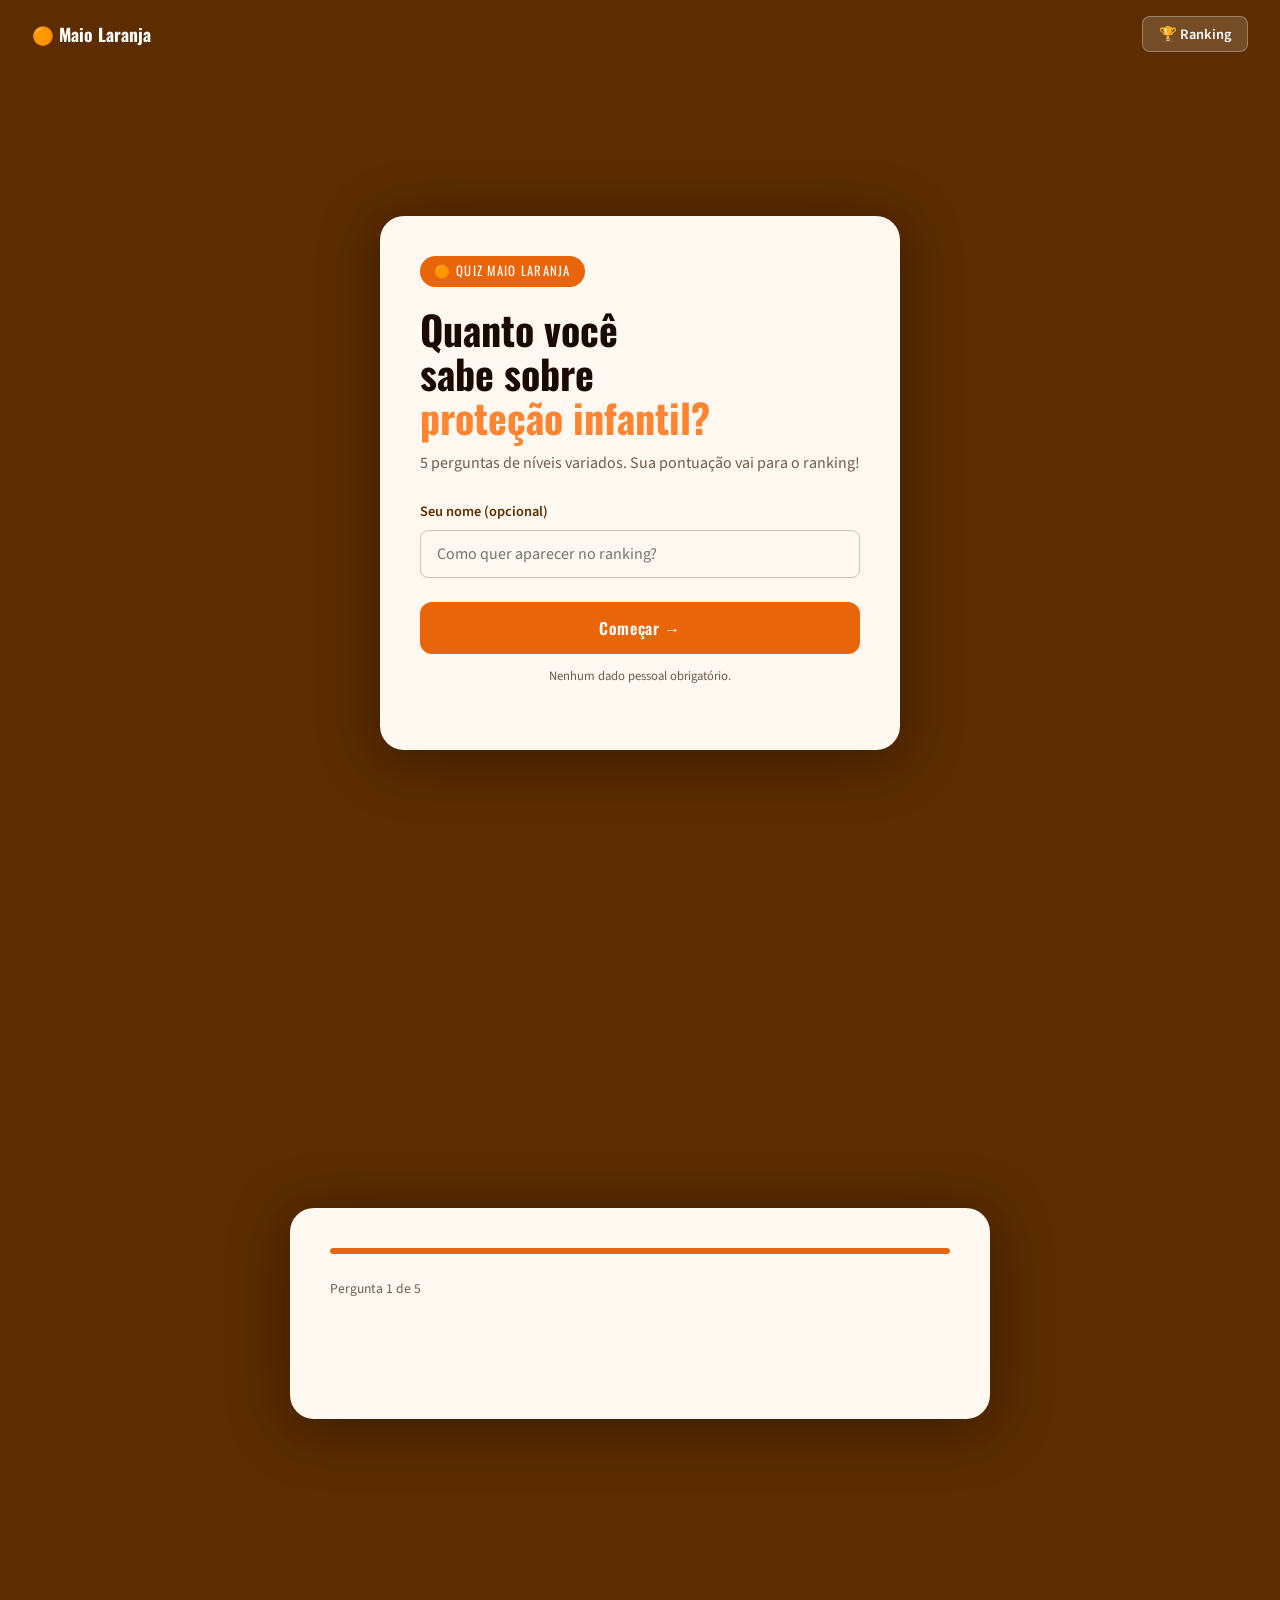
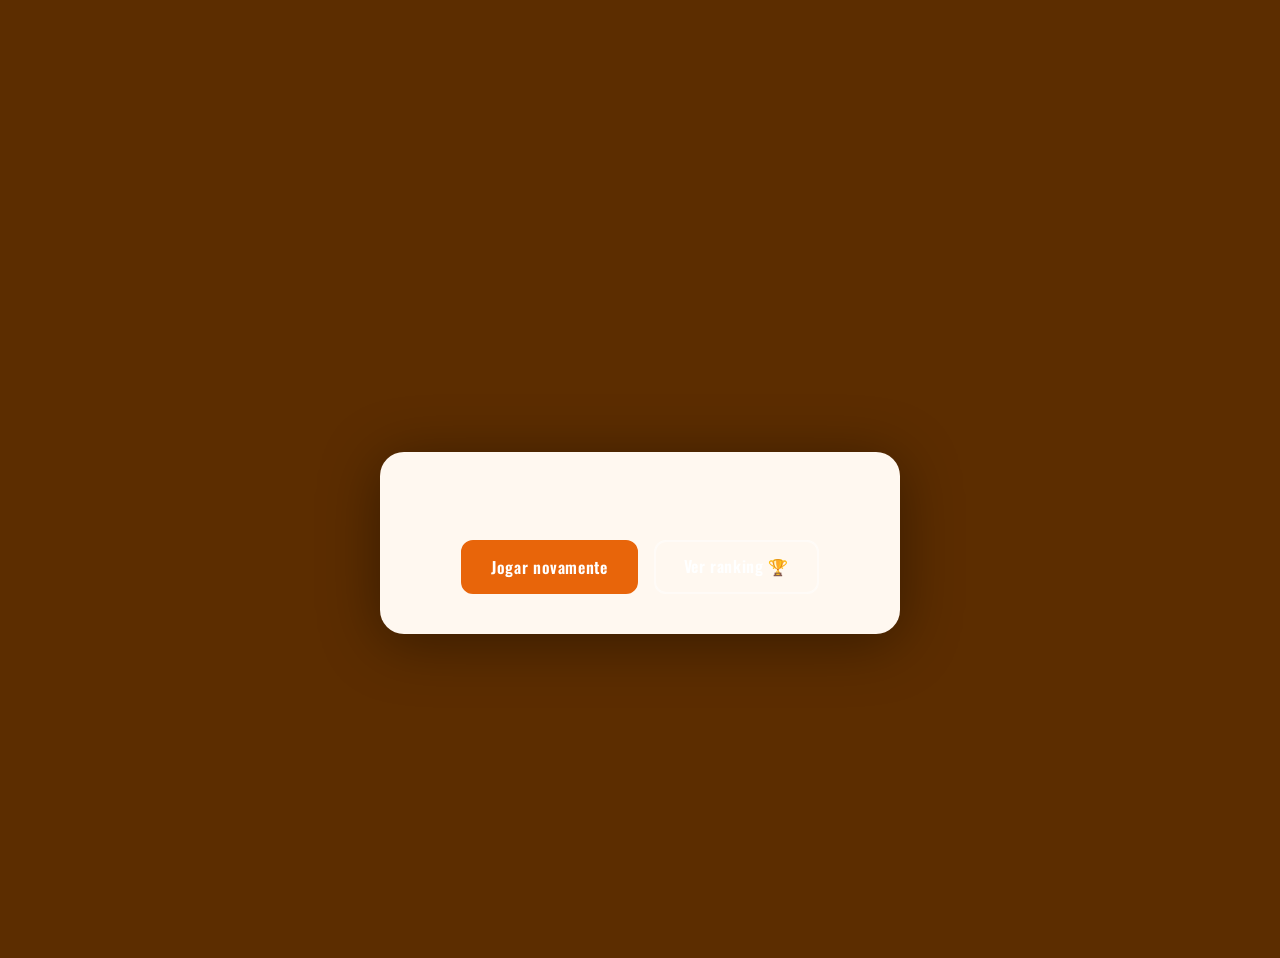
<file: templates/quiz.html>
<!DOCTYPE html>
<html lang="pt-BR">
<head>
  <meta charset="UTF-8" />
  <meta name="viewport" content="width=device-width, initial-scale=1.0" />
  <title>Quiz Maio Laranja</title>
  <link rel="stylesheet" href="/static/css/style.css" />
  <link href="https://fonts.googleapis.com/css2?family=Oswald:wght@400;600;700&family=Source+Sans+3:wght@400;500;600&display=swap" rel="stylesheet" />
</head>
<body class="quiz-body">

  <nav class="nav nav-dark">
    <a href="/" class="nav-logo">🟠 Maio Laranja</a>
    <a href="/ranking" class="nav-btn-sm">🏆 Ranking</a>
  </nav>

  <!-- TELA 1: Entrada do nome -->
  <div class="quiz-screen" id="screen-nome">
    <div class="quiz-card">
      <div class="quiz-badge">🟠 Quiz Maio Laranja</div>
      <h1>Quanto você<br>sabe sobre<br><em>proteção infantil?</em></h1>
      <p>5 perguntas de níveis variados. Sua pontuação vai para o ranking!</p>
      <div class="form-group">
        <label for="nome-jogador">Seu nome (opcional)</label>
        <input type="text" id="nome-jogador" placeholder="Como quer aparecer no ranking?" maxlength="30" />
      </div>
      <button class="btn btn-primary btn-full" onclick="iniciarQuiz()">Começar →</button>
      <p class="quiz-anon">Nenhum dado pessoal obrigatório.</p>
    </div>
  </div>

  <!-- TELA 2: Perguntas -->
  <div class="quiz-screen hidden" id="screen-quiz">
    <div class="quiz-card quiz-card-wide">
      <div class="quiz-progress-bar">
        <div class="quiz-progress-fill" id="progress-fill"></div>
      </div>
      <p class="quiz-counter" id="quiz-counter">Pergunta 1 de 5</p>
      <div class="quiz-nivel" id="quiz-nivel"></div>
      <h2 class="quiz-pergunta" id="quiz-pergunta"></h2>
      <div class="quiz-opcoes" id="quiz-opcoes"></div>
    </div>
  </div>

  <!-- TELA 3: Resultado -->
  <div class="quiz-screen hidden" id="screen-resultado">
    <div class="quiz-card">
      <div class="resultado-emoji" id="resultado-emoji"></div>
      <h2 id="resultado-titulo"></h2>
      <div class="resultado-nota" id="resultado-nota"></div>
      <p id="resultado-tempo"></p>
      <div class="resultado-detalhes" id="resultado-detalhes"></div>
      <div class="resultado-acoes">
        <button class="btn btn-primary" onclick="location.reload()">Jogar novamente</button>
        <a href="/ranking" class="btn btn-ghost">Ver ranking 🏆</a>
      </div>
    </div>
  </div>

  <script src="/static/js/quiz.js"></script>
</body>
</html>
</file>
<file: static/css/style.css>
/* ══════════════════════════════════════════
   MAIO LARANJA — Design System Completo
══════════════════════════════════════════ */

:root {
  --orange:      #E8650A;
  --orange-deep: #C24F00;
  --orange-glow: #FF8533;
  --brown:       #5C2D00;
  --cream:       #FFF8F0;
  --dark:        #1A0A00;
  --white:       #FFFFFF;
  --gray:        #6B5C50;
  --gray-light:  #F5EDE6;
  --success:     #2E7D32;
  --font-display: 'Oswald', sans-serif;
  --font-body:    'Source Sans 3', sans-serif;
  --radius: 12px;
  --shadow: 0 4px 24px rgba(90,30,0,0.12);
}

*, *::before, *::after { box-sizing: border-box; margin: 0; padding: 0; }
html { scroll-behavior: smooth; }
body { font-family: var(--font-body); background: var(--cream); color: var(--dark); line-height: 1.6; }

h1, h2, h3 { font-family: var(--font-display); line-height: 1.1; }
em { font-style: normal; color: var(--orange-glow); }
p  { margin-bottom: 1rem; }
p:last-child { margin-bottom: 0; }

.container        { max-width: 1100px; margin: 0 auto; padding: 0 1.5rem; }
.container-narrow { max-width: 680px; }
.text-center      { text-align: center; }

/* ── BOTÕES ── */
.btn {
  display: inline-block;
  font-family: var(--font-display);
  font-size: 1rem; font-weight: 600; letter-spacing: .04em;
  padding: .75rem 1.75rem;
  border-radius: var(--radius);
  border: 2px solid transparent;
  cursor: pointer; text-decoration: none;
  transition: transform .15s, box-shadow .15s, background .15s;
}
.btn:hover  { transform: translateY(-2px); box-shadow: 0 6px 20px rgba(0,0,0,.18); }
.btn:active { transform: translateY(0); }
.btn-primary { background: var(--orange); color: var(--white); border-color: var(--orange); }
.btn-primary:hover { background: var(--orange-deep); border-color: var(--orange-deep); }
.btn-ghost   { background: transparent; color: var(--white); border-color: rgba(255,255,255,.5); }
.btn-ghost:hover { background: rgba(255,255,255,.1); }
.btn-white   { background: var(--white); color: var(--orange); border-color: var(--white); }
.btn-white:hover { background: var(--cream); }
.btn-full    { width: 100%; text-align: center; }
.mt          { margin-top: 1.5rem; }

/* ── NAV ── */
.nav {
  position: absolute; top: 0; left: 0; right: 0; z-index: 10;
  display: flex; align-items: center; justify-content: space-between;
  padding: 1.25rem 2rem;
}
.nav-dark    { position: relative; background: var(--brown); padding: 1rem 2rem; }
.nav-logo    { font-family: var(--font-display); font-size: 1.1rem; color: var(--white); text-decoration: none; font-weight: 700; }
.nav-links   { display: flex; gap: 1.5rem; list-style: none; }
.nav-links a { color: rgba(255,255,255,.85); text-decoration: none; font-weight: 500; font-size: .95rem; transition: color .15s; }
.nav-links a:hover { color: var(--white); }
.nav-links .nav-btn { background: var(--white); color: var(--orange); padding: .35rem 1rem; border-radius: 8px; font-weight: 700; }
.nav-btn-sm { background: rgba(255,255,255,.15); color: var(--white); padding: .35rem 1rem; border-radius: 8px; font-size: .9rem; font-weight: 600; text-decoration: none; border: 1px solid rgba(255,255,255,.3); }

/* ── HERO ── */
.hero {
  position: relative; min-height: 100vh;
  background: linear-gradient(135deg, var(--orange-deep) 0%, var(--orange) 55%, var(--orange-glow) 100%);
  display: flex; flex-direction: column; justify-content: center; overflow: hidden;
}
.hero-bg-flowers {
  position: absolute; inset: 0; pointer-events: none;
  background-image:
    radial-gradient(ellipse 60px 60px at 8%  20%, rgba(90,30,0,.25) 100%, transparent 0),
    radial-gradient(ellipse 40px 40px at 92% 15%, rgba(90,30,0,.2)  100%, transparent 0),
    radial-gradient(ellipse 80px 80px at 85% 75%, rgba(90,30,0,.18) 100%, transparent 0),
    radial-gradient(ellipse 50px 50px at 5%  85%, rgba(90,30,0,.22) 100%, transparent 0);
}
.hero-content  { position: relative; z-index: 1; padding: 8rem 2rem 4rem; max-width: 800px; margin: 0 auto; }
.hero-eyebrow  { font-family: var(--font-display); font-size: .85rem; letter-spacing: .15em; text-transform: uppercase; color: rgba(255,255,255,.75); margin-bottom: .75rem; }
.hero-title    { font-size: clamp(3rem, 8vw, 6rem); color: var(--white); margin-bottom: 1rem; text-shadow: 0 2px 20px rgba(0,0,0,.2); }
.hero-sub      { font-size: 1.25rem; color: rgba(255,255,255,.9); margin-bottom: 2.5rem; }
.hero-actions  { display: flex; gap: 1rem; flex-wrap: wrap; }
.hero-stat-strip {
  position: relative; z-index: 1; background: rgba(0,0,0,.2); backdrop-filter: blur(8px);
  display: flex; align-items: center; justify-content: center; padding: 1.25rem 2rem;
}
.stat        { text-align: center; padding: 0 3rem; }
.stat-n      { display: block; font-family: var(--font-display); font-size: 2rem; font-weight: 700; color: var(--white); }
.stat-label  { font-size: .8rem; color: rgba(255,255,255,.7); text-transform: uppercase; letter-spacing: .08em; }
.stat-div    { width: 1px; height: 40px; background: rgba(255,255,255,.2); }

/* ── SEÇÕES ── */
.section        { padding: 5rem 0; }
.section-white  { background: var(--white); }
.section-dark   { background: var(--brown); }
.section-orange { background: var(--orange); }
.section-eyebrow { font-family: var(--font-display); font-size: .8rem; letter-spacing: .18em; text-transform: uppercase; color: var(--orange); margin-bottom: .5rem; }
.section-eyebrow.light { color: rgba(255,255,255,.6); }
.section-title  { font-size: clamp(2rem, 4vw, 3rem); margin-bottom: 1.5rem; }
.section-title.light { color: var(--white); }
.section-desc   { font-size: 1.1rem; color: var(--gray); margin-bottom: 2rem; }
.section-desc.light { color: rgba(255,255,255,.85); }

/* ── SOBRE ── */
.sobre-grid  { display: grid; grid-template-columns: 1fr 1fr; gap: 3rem; align-items: start; }
.sobre-text p { color: var(--gray); font-size: 1.05rem; }
.sobre-cards { display: flex; flex-direction: column; gap: 1rem; }
.info-card   { background: var(--gray-light); border-left: 4px solid var(--orange); border-radius: var(--radius); padding: 1.25rem 1.5rem; }
.info-icon   { font-size: 1.5rem; display: block; margin-bottom: .5rem; }
.info-card h3 { font-size: 1rem; margin-bottom: .4rem; color: var(--brown); }
.info-card p  { font-size: .9rem; color: var(--gray); }

/* ── ARACELI ── */
.araceli-grid { display: grid; grid-template-columns: 1fr 1.6fr; gap: 4rem; align-items: center; }
.araceli-text p { color: rgba(255,255,255,.8); }
.photo-frame { border-radius: 50%; border: 6px solid rgba(255,255,255,.2); box-shadow: 0 0 0 3px var(--orange-glow), 0 8px 40px rgba(0,0,0,.4); overflow: hidden; width: 240px; height: 240px; margin: 0 auto; }
.photo-placeholder { width: 100%; height: 100%; background: var(--orange); display: flex; align-items: center; justify-content: center; font-family: var(--font-display); font-size: 1.4rem; color: var(--white); text-align: center; font-weight: 700; }

/* ── FORMULÁRIO ── */
.form-card   { background: var(--white); border: 1px solid #E8D8CC; border-radius: calc(var(--radius)*1.5); padding: 2.5rem; box-shadow: var(--shadow); }
.form-group  { margin-bottom: 1.5rem; }
.form-group label { display: block; font-weight: 600; font-size: .9rem; margin-bottom: .4rem; color: var(--brown); }
.req         { color: var(--orange); }
.form-group input,
.form-group select,
.form-group textarea { width: 100%; padding: .75rem 1rem; border: 1.5px solid #D4C0B0; border-radius: 8px; font-family: var(--font-body); font-size: 1rem; color: var(--dark); background: var(--cream); transition: border-color .15s, box-shadow .15s; appearance: none; }
.form-group input:focus,
.form-group select:focus,
.form-group textarea:focus { outline: none; border-color: var(--orange); box-shadow: 0 0 0 3px rgba(232,101,10,.15); }
.form-group textarea { resize: vertical; }
.form-aviso  { font-size: .85rem; color: var(--gray); margin-bottom: 1.25rem; }
.form-sucesso { text-align: center; padding: 3rem 2rem; background: var(--white); border-radius: calc(var(--radius)*1.5); border: 1px solid #C8E6C9; box-shadow: var(--shadow); }
.sucesso-icon { font-size: 3rem; display: block; margin-bottom: 1rem; }
.form-sucesso h3 { font-size: 1.75rem; color: var(--success); margin-bottom: .5rem; }
.hidden { display: none; }

/* ── FOOTER ── */
.footer      { background: var(--dark); color: rgba(255,255,255,.7); padding: 2.5rem 0; text-align: center; }
.footer strong { color: var(--orange); }
.footer-sub  { font-size: .9rem; margin-top: .5rem; }

/* ── QUIZ ── */
.quiz-body { background: var(--brown); min-height: 100vh; }
.quiz-screen { display: flex; align-items: center; justify-content: center; min-height: calc(100vh - 70px); padding: 2rem 1.5rem; }
.quiz-card { background: var(--cream); border-radius: calc(var(--radius)*2); padding: 2.5rem; width: 100%; max-width: 520px; box-shadow: 0 8px 60px rgba(0,0,0,.4); }
.quiz-card-wide { max-width: 700px; }
.quiz-badge { display: inline-block; background: var(--orange); color: var(--white); font-family: var(--font-display); font-size: .8rem; letter-spacing: .1em; text-transform: uppercase; padding: .3rem .9rem; border-radius: 100px; margin-bottom: 1.25rem; }
.quiz-card h1 { font-size: clamp(1.8rem, 4vw, 2.5rem); margin-bottom: .75rem; }
.quiz-card p  { color: var(--gray); margin-bottom: 1.5rem; }
.quiz-anon { font-size: .8rem; text-align: center; margin-top: .75rem; }

/* ── QUIZ PROGRESSO ── */
.quiz-progress-bar  { height: 6px; background: #DDD; border-radius: 3px; margin-bottom: 1.5rem; overflow: hidden; }
.quiz-progress-fill { height: 100%; background: var(--orange); border-radius: 3px; transition: width .4s ease; }
.quiz-counter { font-size: .85rem; color: var(--gray); margin-bottom: .5rem; }
.quiz-nivel   { display: inline-block; font-size: .75rem; font-weight: 700; padding: .2rem .7rem; border-radius: 100px; margin-bottom: 1rem; text-transform: uppercase; letter-spacing: .08em; }
.nivel-1 { background: #FFF3CD; color: #856404; }
.nivel-2 { background: #FFE0B2; color: #BF360C; }
.nivel-3 { background: #FFCDD2; color: #B71C1C; }
.quiz-pergunta { font-size: clamp(1.1rem, 2.5vw, 1.4rem); margin-bottom: 1.5rem; color: var(--dark); }
.quiz-opcoes   { display: flex; flex-direction: column; gap: .75rem; }
.opcao-btn { display: flex; align-items: center; gap: .75rem; padding: .9rem 1.25rem; background: var(--white); border: 2px solid #DDD; border-radius: var(--radius); cursor: pointer; font-family: var(--font-body); font-size: 1rem; color: var(--dark); text-align: left; transition: border-color .15s, background .15s, transform .1s; }
.opcao-btn:hover:not(:disabled) { border-color: var(--orange); background: var(--cream); transform: translateX(4px); }
.opcao-btn:disabled { cursor: default; }
.opcao-btn .letra { font-family: var(--font-display); font-weight: 700; color: var(--orange); min-width: 1.5rem; }
.opcao-correta { background: #E8F5E9 !important; border-color: #4CAF50 !important; }
.opcao-errada  { background: #FFEBEE !important; border-color: #F44336 !important; }

/* ── RESULTADO ── */
.resultado-emoji   { font-size: 4rem; text-align: center; margin-bottom: 1rem; }
.resultado-nota    { font-family: var(--font-display); font-size: 3rem; font-weight: 700; color: var(--orange); text-align: center; margin-bottom: .5rem; }
#resultado-tempo   { text-align: center; color: var(--gray); margin-bottom: 1.5rem; }
#resultado-titulo  { text-align: center; margin-bottom: .25rem; }
.resultado-detalhes { display: flex; flex-direction: column; gap: .5rem; margin-bottom: 1.5rem; }
.detalhe-item { display: flex; align-items: flex-start; gap: .5rem; font-size: .9rem; padding: .5rem; border-radius: 8px; background: var(--gray-light); }
.resultado-acoes { display: flex; gap: 1rem; flex-wrap: wrap; justify-content: center; }

/* ── RANKING ── */
.ranking-title { font-size: 2.5rem; text-align: center; margin-bottom: .25rem; }
.ranking-sub   { text-align: center; color: var(--gray); margin-bottom: 2rem; }
.ranking-row   { display: grid; grid-template-columns: 3rem 1fr auto auto; gap: .75rem; align-items: center; padding: .9rem 1rem; border-radius: var(--radius); border-bottom: 1px solid #EEE; font-size: .95rem; }
.ranking-top   { background: linear-gradient(90deg, #FFF8F0, var(--white)); }
.ranking-pos   { font-family: var(--font-display); font-size: 1.1rem; }
.ranking-nome  { font-weight: 600; }
.ranking-nota  { font-family: var(--font-display); color: var(--orange); }
.ranking-tempo { color: var(--gray); font-size: .85rem; }
.loading { text-align: center; color: var(--gray); padding: 2rem; }

/* ── RESPONSIVO ── */
@media (max-width: 768px) {
  .nav-links { display: none; }
  .hero-content { padding: 6rem 1.5rem 3rem; }
  .hero-stat-strip { flex-direction: column; gap: 1rem; }
  .stat-div { width: 40px; height: 1px; }
  .sobre-grid { grid-template-columns: 1fr; }
  .araceli-grid { grid-template-columns: 1fr; text-align: center; }
  .araceli-photo { order: -1; }
  .hero-actions { flex-direction: column; }
  .btn { text-align: center; }
  .form-card { padding: 1.5rem; }
  .quiz-card { padding: 1.75rem; }
  .ranking-row { grid-template-columns: 2.5rem 1fr auto; }
  .ranking-tempo { display: none; }
}
@media (prefers-reduced-motion: reduce) {
  *, *::before, *::after { transition: none !important; }
}
</file>
